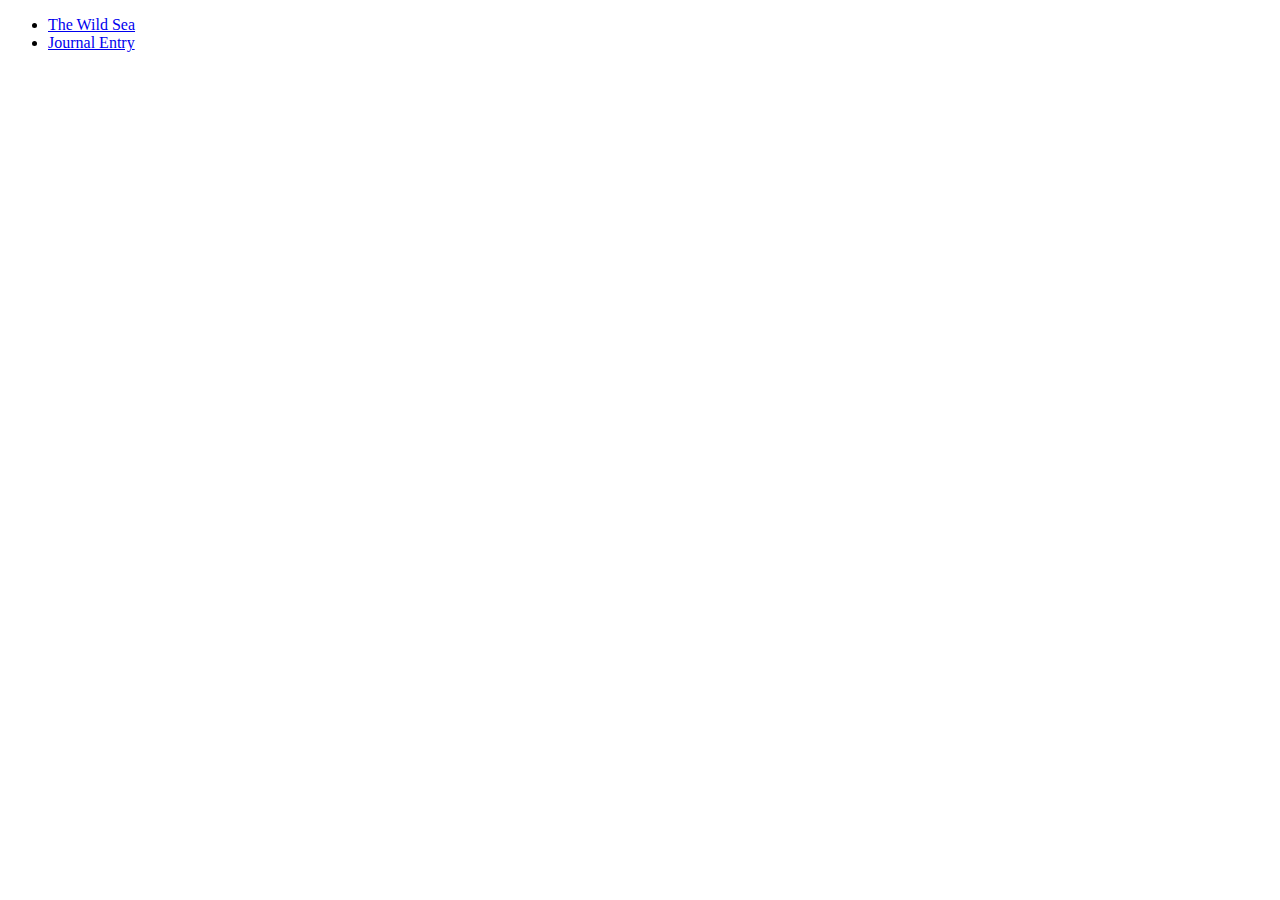
<file: index.html>
<!doctype html>
<html>
<head>
<meta charset="UTF-8">
<title>Russell Heimlich's Web Experiments</title>
</head>

<body>
<ul>
	<li><a href="wild-sea/">The Wild Sea</a></li>
	<li><a href="journal-entry/">Journal Entry</a></li>
</ul>
</body>
</html>
</file>
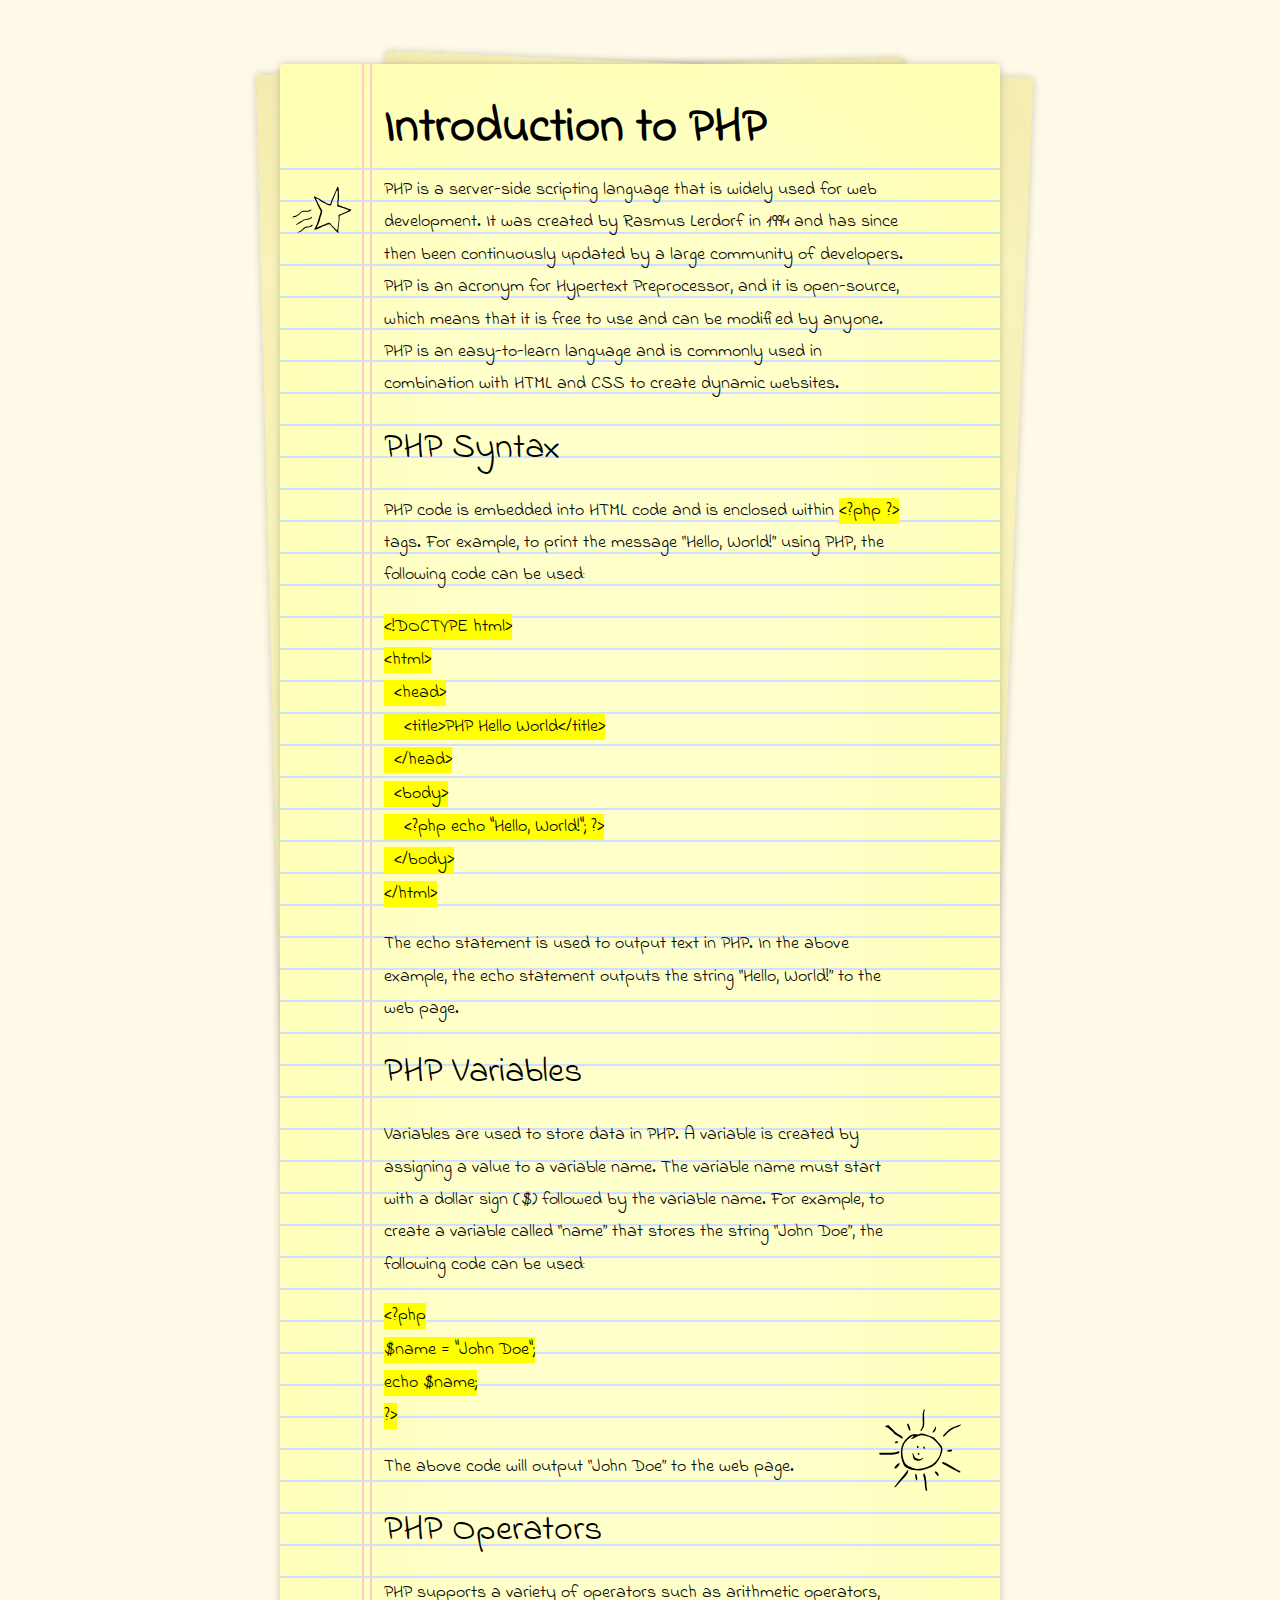
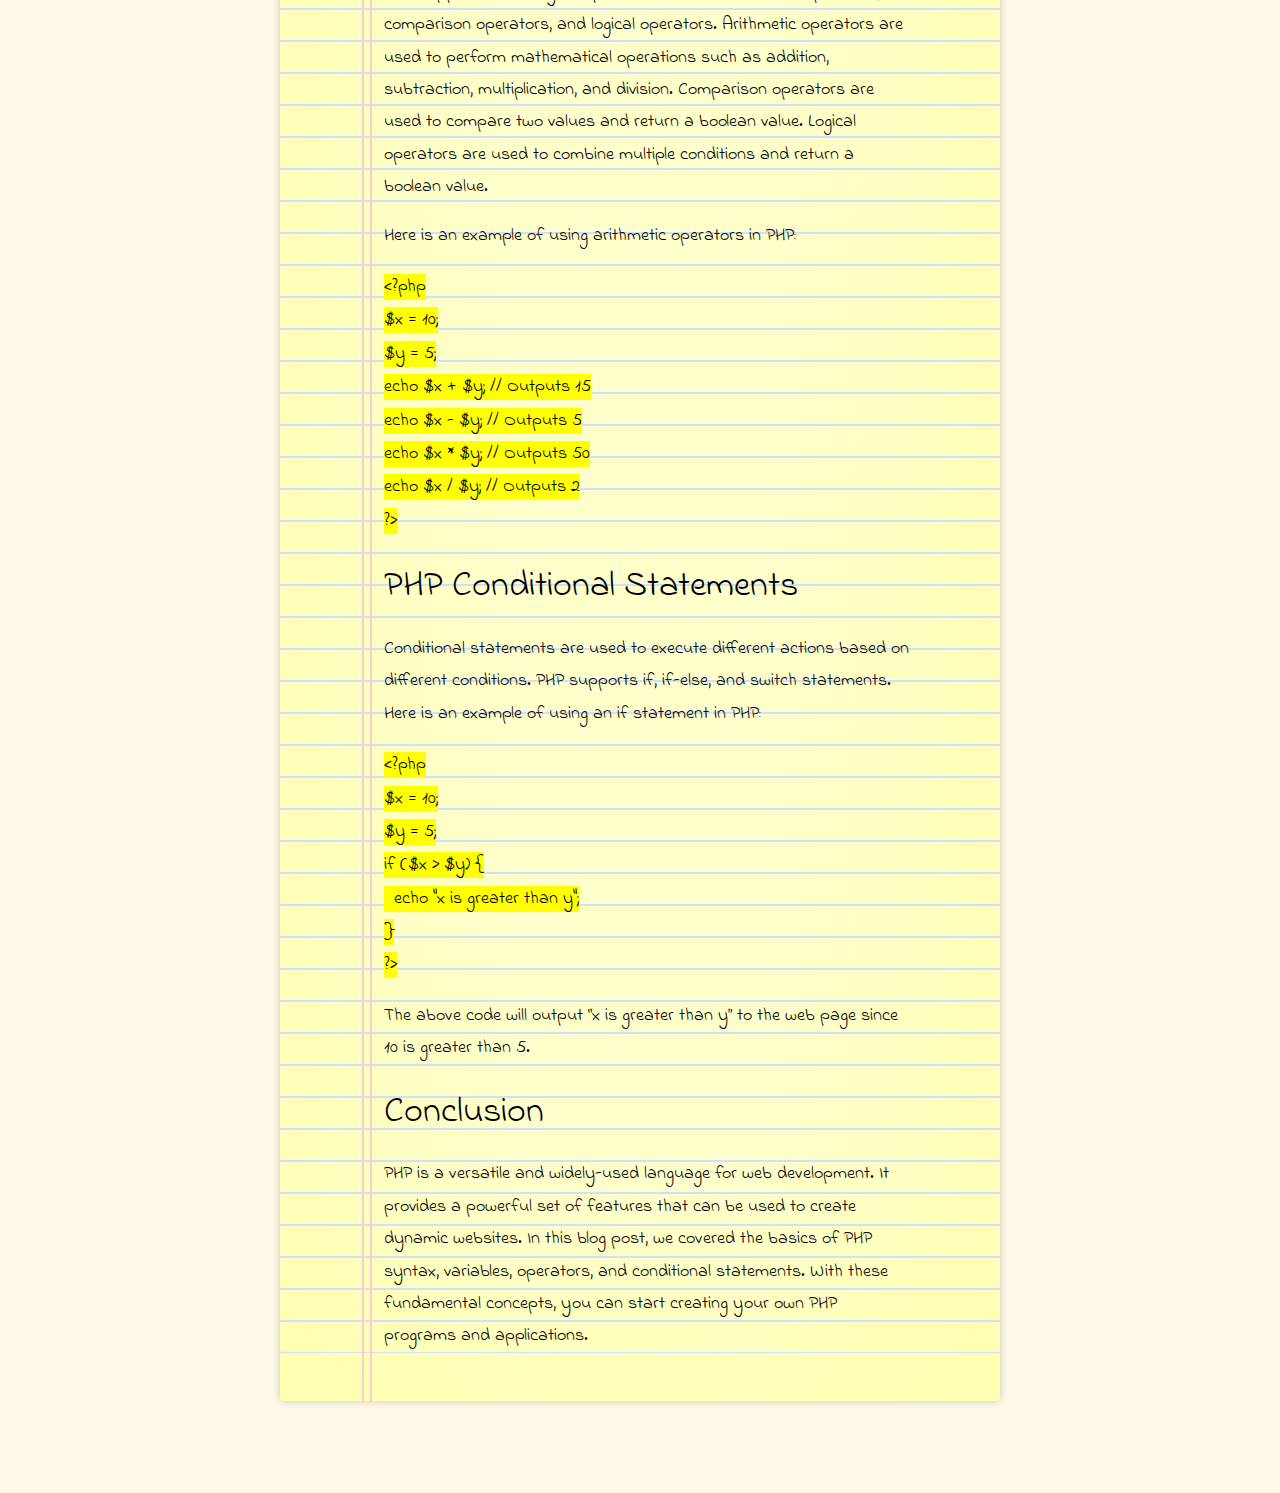
<file: journal-entry/index.html>
<!doctype html>
<html>
	<head>
		<meta charset="UTF-8">
		<title>Journal Entry</title>
		<link rel="preconnect" href="https://fonts.googleapis.com">
		<link rel="preconnect" href="https://fonts.gstatic.com" crossorigin>
		<link
			href="https://fonts.googleapis.com/css2?family=Indie+Flower&display=swap"
			rel="stylesheet">
		<link href='style.css'
			rel='stylesheet' type='text/css'>
	</head>

	<body>
		<article>
			<div class="extra-pages">&nbsp;</div>
			<header>
				<h1>Introduction to PHP</h1>
			</header>

			<section>
				<p>PHP is a server-side scripting language that is widely used for web
					development. It was created by Rasmus Lerdorf in 1994 and has since then
					been continuously updated by a large community of developers. PHP is an
					acronym for Hypertext Preprocessor, and it is open-source, which means that
					it is free to use and can be modified by anyone. PHP is an easy-to-learn
					language and is commonly used in combination with HTML and CSS to create
					dynamic websites.</p>

				<h2>PHP Syntax</h2>

				<p>PHP code is embedded into HTML code and is enclosed within <code>&lt;?php
						?&gt;</code> tags. For example, to print the message “Hello, World!” using
					PHP, the following code can be used:</p>

				<pre class="wp-block-code" aria-describedby="shcb-language-1"
					data-shcb-language-name="HTML, XML" data-shcb-language-slug="xml"><div><code class="hljs language-xml"><span class="hljs-meta">&lt;!DOCTYPE <span class="hljs-meta-keyword">html</span>&gt;</span>
<span class="hljs-tag">&lt;<span class="hljs-name">html</span>&gt;</span>
  <span class="hljs-tag">&lt;<span class="hljs-name">head</span>&gt;</span>
    <span class="hljs-tag">&lt;<span class="hljs-name">title</span>&gt;</span>PHP Hello World<span class="hljs-tag">&lt;/<span class="hljs-name">title</span>&gt;</span>
  <span class="hljs-tag">&lt;/<span class="hljs-name">head</span>&gt;</span>
  <span class="hljs-tag">&lt;<span class="hljs-name">body</span>&gt;</span>
    <span class="php"><span class="hljs-meta">&lt;?php</span> <span class="hljs-keyword">echo</span> <span class="hljs-string">"Hello, World!"</span>; <span class="hljs-meta">?&gt;</span></span>
  <span class="hljs-tag">&lt;/<span class="hljs-name">body</span>&gt;</span>
<span class="hljs-tag">&lt;/<span class="hljs-name">html</span>&gt;</span></code></div></pre>
				<p>The echo statement is used to output text in PHP. In the above example,
					the echo statement outputs the string “Hello, World!” to the web page.</p>
				<h2>PHP Variables</h2>

				<p>Variables are used to store data in PHP. A variable is created by
					assigning a value to a variable name. The variable name must start with a
					dollar sign ($) followed by the variable name. For example, to create a
					variable called “name” that stores the string “John Doe”, the following
					code
					can be used:</p>

				<pre class="wp-block-code" aria-describedby="shcb-language-2"
					data-shcb-language-name="PHP" data-shcb-language-slug="php"><div><code class="hljs language-php"><span class="hljs-meta">&lt;?php</span>
$name = <span class="hljs-string">"John Doe"</span>;
<span class="hljs-keyword">echo</span> $name;
<span class="hljs-meta">?&gt;</span></code></div></pre>

				<p>The above code will output “John Doe” to the web page.</p>

				<h2>PHP Operators</h2>

				<p>PHP supports a variety of operators such as arithmetic operators,
					comparison operators, and logical operators. Arithmetic operators are used
					to perform mathematical operations such as addition, subtraction,
					multiplication, and division. Comparison operators are used to compare two
					values and return a boolean value. Logical operators are used to combine
					multiple conditions and return a boolean value.</p>

				<p>Here is an example of using arithmetic operators in PHP:</p>

<pre class="wp-block-code" aria-describedby="shcb-language-2" data-shcb-language-name="PHP" data-shcb-language-slug="php"><div><code class="hljs language-php"><span class="hljs-meta">&lt;?php</span>
$x = <span class="hljs-number">10</span>;
$y = <span class="hljs-number">5</span>;
<span class="hljs-keyword">echo</span> $x + $y; <span class="hljs-comment">// Outputs 15</span>
<span class="hljs-keyword">echo</span> $x - $y; <span class="hljs-comment">// Outputs 5</span>
<span class="hljs-keyword">echo</span> $x * $y; <span class="hljs-comment">// Outputs 50</span>
<span class="hljs-keyword">echo</span> $x / $y; <span class="hljs-comment">// Outputs 2</span>
<span class="hljs-meta">?&gt;</span></code></div></pre>

				<h2>PHP Conditional Statements</h2>

				<p>Conditional statements are used to execute different actions based on
					different conditions. PHP supports if, if-else, and switch statements. Here
					is an example of using an if statement in PHP:</p>

				<pre class="wp-block-code" aria-describedby="shcb-language-2"
					data-shcb-language-name="PHP" data-shcb-language-slug="php"><div><code class="hljs language-php"><span class="hljs-meta">&lt;?php</span>
$x = <span class="hljs-number">10</span>;
$y = <span class="hljs-number">5</span>;
<span class="hljs-keyword">if</span> ($x &gt; $y) {
  <span class="hljs-keyword">echo</span> <span class="hljs-string">"x is greater than y"</span>;
}
<span class="hljs-meta">?&gt;</span></code></div></pre>

				<p>The above code will output “x is greater than y” to the web page since 10
					is greater than 5.</p>

				<h2>Conclusion</h2>

				<p>PHP is a versatile and widely-used language for web development. It
					provides a powerful set of features that can be used to create dynamic
					websites. In this blog post, we covered the basics of PHP syntax,
					variables,
					operators, and conditional statements. With these fundamental concepts, you
					can start creating your own PHP programs and applications.</p>
			</section>

			<div class="doodles">
<svg width="534" height="534" viewbox="0 0 534 534" fill="none" xmlns="http://www.w3.org/2000/svg"><path d="M329.301 365.767c-7.02-7.185-13.413-14.313-20.075-21.181-1.101-1.136-3.733-2.029-5.037-1.501-4.599 1.862-9.705.897-14.284 3.861-4.69 3.036-10.539 4.282-15.882 6.307-.694.263-1.435.428-2.09.764-9.602 4.918-19.09 10.074-28.834 14.689-4.166 1.972-8.826 2.964-13.337 4.102-1.275.322-2.817-.413-4.236-.663.39-1.574.41-3.378 1.227-4.685 7.565-12.106 13.61-24.873 17.602-38.61 3.756-12.926 7.693-25.799 11.486-38.715 1.314-4.476 2.162-9.106 3.731-13.483 1.109-3.093.439-5.418-1.223-7.951-1.864-2.84-3.563-5.806-5.118-8.828-4.217-8.198-9.104-16.165-12.279-24.758-4.35-11.772-9.526-23.021-16.054-33.693-.41-.67-1.056-1.333-1.124-2.044-.138-1.452-.282-3.074.257-4.335.211-.495 2.45-.656 3.419-.213 9.451 4.32 19.094 8.324 28.145 13.38 7.792 4.351 14.497 10.702 22.395 14.795 8.12 4.209 15.873 9.507 25.034 11.503 1.911.416 3.939.485 5.898.397.804-.036 2.047-.745 2.285-1.428 5.864-16.838 12.732-33.25 20.155-49.46 5.508-12.029 10.41-24.334 15.624-36.498.573-1.338 1.248-2.725 2.223-3.761.552-.587 2.46-.943 2.652-.658 1.667 2.471 4.239 5.051 4.376 7.71.698 13.573.447 27.191 1.926 40.734.96 8.797-1.236 17.305-2.319 25.92-.681 5.418-1.566 10.873-1.526 16.305.05 6.818 2.701 8.879 9.567 10.302 3.923.813 7.618 2.714 11.426 4.094 4.3 1.557 8.633 3.021 12.913 4.629 6.61 2.482 13.144 5.169 19.794 7.536 3.441 1.224 7.035 2.064 10.612 2.836 1.504.325 4.01-1.171 4.059 1.517.043 2.295-.63 4.952-1.908 6.816-1.069 1.558-3.399 2.372-5.305 3.205-2.954 1.291-6.239 1.943-9.004 3.528-8.592 4.928-17.498 8.981-26.969 11.975-5.022 1.589-9.64 4.415-14.554 6.403-3.479 1.407-4.633 4.333-4.56 7.373.21 8.639.42 17.163-1.162 25.797-1.791 9.78-2.341 19.784-3.535 29.678-.722 5.976-1.965 11.909-2.309 17.899-.13 2.264 1.776 4.589 2.43 6.975.375 1.363.097 2.904.113 4.365-1.148-.281-2.312-.514-3.44-.86-.815-.251-1.655-1.047-2.36-.918-2.784.509-2.906-.944-3.994-3.142-1.517-3.063-5.163-5.011-7.636-7.678-3.027-3.265-5.784-6.781-9.195-10.332Zm-78.407-31.357c-3.544 7.919-5.768 16.43-10.836 23.684-.699 1.001-.157 2.87-.19 4.338.994-.763 1.965-1.557 2.987-2.279 1.048-.738 2.067-1.601 3.234-2.072 6.467-2.608 13.048-4.941 19.451-7.693 9.507-4.085 18.832-8.6 28.376-12.592 3.079-1.288 6.591-1.577 9.928-2.198 3.638-.677 5.956.717 8.214 3.896 3.697 5.208 8.078 9.979 12.516 14.603 6.41 6.678 13.14 13.048 19.709 19.575 2.291 2.277 3.787 2.105 4.368-.968a434.389 434.389 0 0 0 3.535-21.672c1.455-10.642 3.071-21.287 3.862-31.987.499-6.737-.257-13.585-.693-20.368-.263-4.088 1.039-7.824 5.003-8.123 3.165-.239 5.083-2.275 7.697-2.843 6.938-1.506 12.571-5.935 19.379-7.982 7.475-2.247 14.295-6.685 21.367-10.235.57-.287.883-1.088 1.315-1.65l-1.517-.407c-1.516-.406-3.113-.629-4.538-1.247-14.021-6.084-28.134-11.879-43.185-15.003-3.596-.746-7.79-.74-10.587-2.69-3.831-2.672-.926-7.522-1.175-11.338-.542-8.333-.666-16.718 1.09-25.082 1.045-4.981.693-10.27.819-15.424.149-6.102.272-12.211.149-18.312-.089-4.351-.468-8.711-1.005-13.032-.162-1.307-1.282-2.495-1.964-3.738-.923 1.031-2.159 1.916-2.717 3.117-2.725 5.868-5.374 11.776-7.852 17.753-3.558 8.58-6.525 17.432-10.517 25.8-4.44 9.306-7.338 19.034-9.947 28.918-.417 1.58 2.049 5.383-2.748 3.885-2.31-.721-1.574 3.718-5.188 2.32-7.719-2.987-16.312-3.695-22.8-9.733-1.381-1.286-3.536-1.713-5.271-2.653-9.205-4.984-18.848-9.403-26.658-16.469-4.796-4.34-10.542-6.286-16.161-8.72-1.565-.678-3.438-.199-2.384 2.136 4.794 10.619 9.413 21.339 14.74 31.69 4.904 9.529 10.632 18.635 15.997 27.927 2.76 4.781 2.736 4.772.425 10.677a18.748 18.748 0 0 0-1.014 3.788c-.484 2.97-.306 6.171-1.368 8.901-3.553 9.131-7.03 18.204-8.686 27.969-.84 4.953-3.2 9.649-5.16 15.533ZM168.084 276.578c-8.854 1.385-14.584 6.47-19.1 13.275-.976 1.472-10.508 7.404-12.394 8.219-1.897.82-3.576 2.141-5.468 2.978-3.413 1.511-6.985 4.101-10.361 3.912-4.761-.266-6.754.922-7.256 5.459-.066.59-1.371 1.043-2.103 1.56-.003-.638.03-1.278-.016-1.913-.103-1.444-.583-2.957-.295-4.312.493-2.324.411-5.172 4.046-5.454 14.911-1.156 25.846-9.228 35.378-20.079 5.714-6.504 13.452-9.646 22.038-9.238 11.702.556 23.074.326 33.591-5.816 1.111-.649 3.049.118 4.603.227-.756 1.243-1.229 2.872-2.314 3.669-9.267 6.805-20.132 7.43-31.052 7.691-2.918.07-5.841-.019-9.297-.178ZM135.387 338.528c11.33-6.542 22.05-12.573 32.599-18.892 4.854-2.907 9.948-4.136 15.529-4.507 7.66-.511 15.347-1.431 21.843-6.157 2.395-1.742 4.523-3.848 6.857-5.681.519-.408 1.392-.364 2.102-.528-.119.709-.199 1.427-.361 2.126-1.759 7.604-8.189 10.266-14.376 12.141-6.656 2.018-13.786 2.457-20.696 3.664-1.913.334-4.089.485-5.61 1.512-6.559 4.426-14.241 6.917-19.988 12.922-2.708 2.828-7.829 3.197-11.511 5.289-2.989 1.698-6.95 2.362-8.372 6.376-.134.379-2.314.144-3.493-.078-.177-.033-.095-1.568-.092-2.408.011-3.257 2.726-4.074 5.569-5.779ZM171.553 366.615c-7.539 9.148-15.156 16.702-26.679 19.188-2.916.629-5.436 3.034-8.19 4.526-.549.297-1.336.156-2.013.217.203-.757.215-2.034.638-2.189 3.813-1.397 4.679-5.83 9.714-7.039 7.067-1.697 13.888-6.394 18.46-12.762 6.022-8.388 14.542-11.892 24.216-12.948 4.601-.502 9.109-.214 13.686-2.008 2.115-.83 3.658-.898 5.2-3.11 1.49-2.136 4.589-3.252 7.137-4.498 1.058-.518 2.519-.213 3.797-.282-.401 1.376-.433 3.048-1.262 4.082-6.404 7.994-15.648 10.094-25.052 10.739-6.919.475-13.147 2.121-19.652 6.084Z" fill="#000"/></svg>

<svg width="534" height="534" viewbox="0 0 534 534" fill="none" xmlns="http://www.w3.org/2000/svg"><path d="M268.685 352.007c-10.46 1.218-20.158-1.16-29.715-1.445-12.14-.361-21-6.467-30.421-11.515-9.357-5.013-12.186-15.518-15.504-25.108-5.104-14.754-6.43-29.597-5.201-45.334 2.036-26.089 15.596-44.21 34.88-60.095 9.084-7.483 17.933-8.843 28.89-6.762 5.005.951 10.854-.467 15.875-2.143 7.354-2.456 13.891-.942 20.709 1.534 9.736 3.536 19.665 6.549 29.376 10.15 3.552 1.318 7.39 3.032 9.937 5.68 9.587 9.964 19.044 20.099 27.853 30.745 5.422 6.551 5.85 15.482 4.514 23.127-1.633 9.348-5.737 18.365-9.532 27.2-2.364 5.501-6.179 10.373-9.261 15.576-9.242 15.603-23.98 23.956-40.302 29.821-10.192 3.664-20.395 7.721-32.098 8.569Zm16.061-145.345c-3.245-.368-6.487-.772-9.736-1.098-10.554-1.06-18.928 4.36-27.593 9.113-4.342 2.382-8.995 4.212-13.563 6.161-.876.374-2.013.137-3.03.182.254-.992.203-2.27.818-2.923 2.195-2.333 4.767-4.321 6.876-6.72.835-.95.832-2.635 1.21-3.985-1.255.176-2.811-.062-3.718.595-6.387 4.627-12.938 9.098-18.875 14.262-11.599 10.088-19.25 23.109-22.129 37.925-2.874 14.792-1.729 29.897 2.618 44.6 3.72 12.586 9.184 23.824 21.629 29.967 3.842 1.896 8.442 2.447 11.99 4.714 13.066 8.353 27.186 7.428 41.366 5.115 7.22-1.178 14.483-2.983 21.287-5.632 16.736-6.518 32.876-14.19 43.341-29.896 2.466-3.701 4.854-7.455 7.272-11.188 5.813-8.97 7.657-19.379 9.703-29.498.787-3.891.816-8.97-2.536-13.034-3.798-4.605-6.42-10.22-10.422-14.604-6.442-7.056-12.935-14.38-20.616-19.915-9.975-7.189-21.894-10.806-35.892-14.141ZM152.311 179.73c9.754 12.174 21.308 20.366 34.655 26.53 3.243 1.498 5.576 5.202 7.935 8.199.58.736.017 3.007-.763 3.974-.651.807-1.555 1.585-3.738.112-9.217-6.223-19.42-11.001-28.552-17.33-4.884-3.385-7.796-9.525-12.534-13.227-8.46-6.611-15.443-15.516-26.559-18.341-.537-.137-.931-.837-1.391-1.275.517-.362.99-.824 1.558-1.07a460.086 460.086 0 0 1 10.878-4.567c.343-.138 1.038.133 1.344.438 5.411 5.41 10.788 10.854 17.167 16.557ZM106.689 278.286c12.759.2 24.526-.021 36.289.111 11.606.13 22.92-.83 33.648-5.843 1.377-.644 3.597.512 5.427.835-1.08 2.388-1.545 6.132-3.339 6.944-12.063 5.457-25.188 6.413-38.15 6.848-12.434.418-24.97-1.398-37.351-.573-4.451.297-5.586-1.044-6.115-3.828-.604-3.179 1.655-4.518 4.844-4.314 1.236.079 2.5-.285 4.747-.18ZM415.182 352.347c-12.532-3.111-21.673-10.666-31.934-16.015a553.286 553.286 0 0 1-19.379-10.572c-1.606-.92-3.281-2.358-4.034-3.972-1.132-2.429 1.506-5.274 4.09-4.38 5.582 1.932 11.372 3.672 16.447 6.586 13.502 7.753 26.638 16.137 39.988 24.157 4.113 2.47 8.605 4.332 12.599 6.963 1.623 1.069 2.382 3.445 3.533 5.227-2.058.106-4.463.951-6.109.18-4.896-2.295-9.493-5.225-15.201-8.174ZM215.389 349.988c1.76 1.389 3.346 2.67 3.165 3.611-2.302 11.973-9.899 20.753-17.936 29.312-9.363 9.973-18.488 20.169-27.768 30.222a199.206 199.206 0 0 1-9.401 9.548c-.478.452-2.176.329-2.688-.168-.515-.501-.691-2.15-.258-2.685 1.798-2.223 4.351-3.937 5.781-6.34 7.356-12.366 17.493-22.545 26.264-33.79 5.46-6.999 11.519-13.532 16.952-20.55 2.133-2.755 3.292-6.262 5.889-9.16ZM413.306 174.509c-6.493 3.745-12.462 6.956-18.193 10.546-9.356 5.862-16.259 14.438-23.986 22.106-1.664 1.65-3.869 2.833-5.994 3.893-.601.299-2.497-.482-2.581-.974-.177-1.049.1-2.532.787-3.316 10.399-11.86 20.737-23.907 34.739-31.706 5.626-3.133 12.026-4.886 18.087-7.232 5.747-2.225 11.49-4.464 17.282-6.565 1.422-.516 3.03-.523 4.553-.763-.803 1.483-1.235 3.486-2.47 4.364-6.501 4.625-13.734 7.724-22.224 9.647ZM293.326 409.194c1.061 9.112 2.514 17.213 3.565 25.366.136 1.057-1.625 2.673-2.874 3.414-.414.245-2.675-1.285-2.903-2.275-1.486-6.481-3.444-12.999-3.749-19.575-.666-14.364-1.399-28.6-6.734-42.211-.64-1.633-.392-4.072.392-5.674.773-1.579 2.751-2.569 4.2-3.817.805 1.459 1.708 2.873 2.4 4.383 5.297 11.571 4.028 24.367 6.707 36.433.198.89-.471 1.971-1.004 3.956ZM277.756 117.453c1.862-6.944 3.386-12.914 5.121-18.822.297-1.012 1.492-1.76 2.272-2.631.54 1.25 1.793 2.7 1.506 3.717-2.335 8.288-3.457 16.484-2.588 25.252 1.064 10.73.562 21.612.807 32.427.258 11.425-5.13 20.559-11.924 29.039-.714.89-2.944.568-4.47.809.498-1.328.78-2.793 1.527-3.961 6.92-10.801 10.279-22.084 8.358-35.301-1.316-9.054.027-18.491.106-27.758.005-.59-.639-1.185-.715-2.771ZM181.322 325.958c-2.493 8.423-9.576 12.154-13.665 18.208-.638.945-4.222.289-6.241-.31-.633-.188-1.307-3.031-.764-3.952 5.037-8.543 12.213-14.957 20.77-19.884.055 1.648.111 3.296-.1 5.938ZM226.736 180.481c.01 2.515.286 4.035.562 5.556-1.265-.01-2.672.323-3.753-.127-1.079-.449-2.257-1.524-2.657-2.598-2.788-7.488-5.518-15.006-7.903-22.627-.364-1.162 1.148-2.91 1.793-4.387 1.22.851 2.761 1.461 3.608 2.591 4.589 6.123 6.813 13.284 8.35 21.592ZM254.774 391.952c-1.664.516-3.395 1.116-3.626.755-4.712-7.347-2.822-15.991-4.397-23.982-.114-.579 1.784-1.926 2.928-2.227.594-.156 2.086 1.062 2.315 1.894 1.33 4.848 2.642 9.726 3.475 14.675.464 2.759-.012 5.675-.695 8.885ZM328.145 358.87c5.734-4.558 9.137.328 12.218 2.868 2.44 2.012 3.107 6.325 4.204 9.731.396 1.231-.246 2.796-.415 4.209-1.538-.485-3.601-.503-4.522-1.536-4.095-4.601-7.864-9.492-11.485-15.272ZM318.825 192.885c3.052-7.595 9.753-12.816 10.572-21.201.055-.566 1.398-1.473 2.039-1.393.743.093 1.816.999 1.983 1.727 1.627 7.119-3.425 18.415-10.175 22.363-.881.515-2.681-.539-4.419-1.496ZM401.619 267.77c-2.521 7.066-8.559 4.701-12.756 6.213-2.416.871-5.767-.685-8.62-1.44-.287-.076-.165-3.182-.014-3.201 7.208-.934 13.711-8.187 21.39-1.572ZM166.446 230.378c1.934.284 2.914.136 3.806.353 2.113.513 4.185 1.199 6.273 1.815-1.596 1.879-3.033 3.939-4.865 5.553-.775.682-2.377.441-3.608.588-4.752.568-5.68-.47-4.474-5.358.286-1.156 1.231-2.149 2.868-2.951ZM393.412 169.183l-3.099 1.788-.057-3.327c1.262.392 2.524.783 3.156 1.539Z" fill="#000"/><path d="M255.5 311.732c-6.774-1.733-13.606-2.389-15.795-8.842-2.216-6.531-2.868-13.608-3.953-20.486-.142-.903 1.207-2.042 1.865-3.072.514.889 1.165 1.727 1.518 2.676 1.918 5.156 3.399 10.519 5.808 15.429.984 2.008 3.813 3.255 6.009 4.478 1.451.807 3.374.729 4.907 1.435 7.138 3.286 13.678 2.583 19.86-2.352 1.007-.803 2.658-.801 4.011-1.171-.472 1.542-.463 3.749-1.505 4.503-3.265 2.359-6.735 4.714-10.49 6.035-3.504 1.233-7.475 1.142-12.235 1.367ZM281.731 259.642c-.723-2.663-1.081-4.697-1.439-6.73 1.931.324 4.379.044 5.658 1.133 1.448 1.233 3.066 4.61 2.448 5.43-1.256 1.668-3.759 4.471-6.667.167ZM259.413 257.395c-3.234 1.962-4.37.489-5.102-1.605-1.057-3.024.01-5.299 3.017-6.308.617-.208 2.152.729 2.455 1.47.866 2.11 4.497 4.14-.37 6.443ZM264.055 285.798c-4.429 3.468-6.17.566-6.972-2.346-.261-.952 2.08-3.647 3.459-3.83 4.303-.571 4.449 2.637 3.513 6.176Z" fill="#000"/></svg>

			</div>
		</article>
	</body>
</html>
</file>
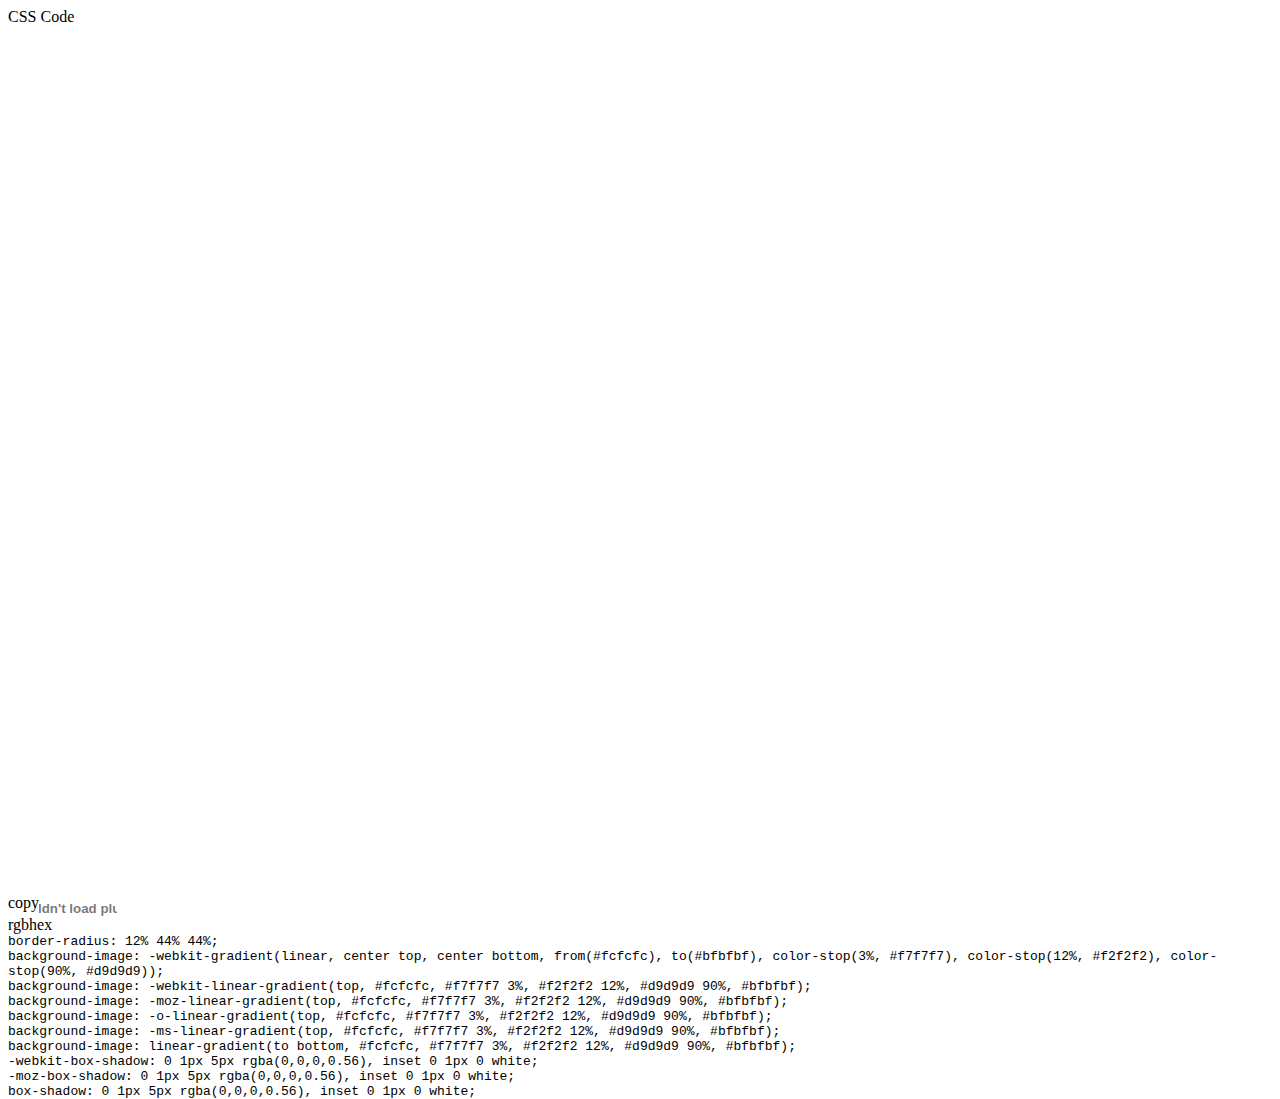
<file: milk-drop/index.html>
<html class=" js flexbox canvas canvastext webgl no-touch geolocation postmessage websqldatabase indexeddb hashchange history draganddrop websockets rgba hsla multiplebgs backgroundsize borderimage borderradius boxshadow textshadow opacity cssanimations csscolumns cssgradients cssreflections csstransforms csstransforms3d csstransitions fontface video audio localstorage sessionstorage webworkers applicationcache svg inlinesvg smil svgclippaths no-oldwebkitgradient no-nonprefixboxshadow nativejson"><head>
	<base href="http://layerstyles.org/">
    <meta http-equiv="Content-Type" content="text/html; charset=utf-8">
    <title>Layer Styles</title>
    <link rel="icon" type="image/png" href="favicon.png">
    <link rel="stylesheet" href="css/style.css" type="text/css">
</head>
<body>
    <div id="main" class="box vertical flex">
        <span id="codeBoxToggle">CSS Code</span>
        <div id="workspace" class="box vertical flex">
            <div id="overlay"></div>
            <canvas id="innerShadow_universe" height="434" width="1440"></canvas>
            <canvas id="parallel_universe" height="434" width="1440"></canvas>
            <div id="background_layer" class="flex"></div>
            <div id="layer" style="-webkit-box-shadow: rgba(0, 0, 0, 0.560784) 0px 1px 5px, white 0px 1px 0px inset; border-top-left-radius: 12%; border-top-right-radius: 44%; border-bottom-right-radius: 44%; border-bottom-left-radius: 44%; background: -webkit-linear-gradient(top, rgb(252, 252, 252), rgb(247, 247, 247) 3%, rgb(242, 242, 242) 12%, rgb(217, 217, 217) 90%, rgb(191, 191, 191));"><div id="resize" class="resize"></div></div>
        </div> <!-- /workspace -->
        <div id="codeBox" class="paper" style="height: 0px;">
            <div class="dragger y"><div class="dragBox"></div></div>
            <div class="body">
                <div class="scroll paper">
                    <div id="copyCode">copy<embed id="ZeroClipboardMovie_1" src="http://layerstyles.org/js/zeroclipboard/ZeroClipboard.swf" loop="false" menu="false" quality="best" bgcolor="#ffffff" width="78" height="15" name="ZeroClipboardMovie_1" align="middle" allowscriptaccess="always" allowfullscreen="false" type="application/x-shockwave-flash" pluginspage="http://www.macromedia.com/go/getflashplayer" flashvars="id=1&amp;width=78&amp;height=15" wmode="transparent"></div>
                    <div id="colorSwitch" class="toggle">
                        <div class="slidePanel" style="left: -39px;">
                            <span class="left">rgb</span><span class="button"></span><span class="right">hex</span>
                        </div>
                    </div>
                    <code>border-radius: 12% 44% 44%;<br>background-image: -webkit-gradient(linear, center top, center bottom, from(#fcfcfc), to(#bfbfbf), color-stop(3%, #f7f7f7), color-stop(12%, #f2f2f2), color-stop(90%, #d9d9d9));<br>background-image: -webkit-linear-gradient(top, #fcfcfc, #f7f7f7 3%, #f2f2f2 12%, #d9d9d9 90%, #bfbfbf);<br>background-image: -moz-linear-gradient(top, #fcfcfc, #f7f7f7 3%, #f2f2f2 12%, #d9d9d9 90%, #bfbfbf);<br>background-image: -o-linear-gradient(top, #fcfcfc, #f7f7f7 3%, #f2f2f2 12%, #d9d9d9 90%, #bfbfbf);<br>background-image: -ms-linear-gradient(top, #fcfcfc, #f7f7f7 3%, #f2f2f2 12%, #d9d9d9 90%, #bfbfbf);<br>background-image: linear-gradient(to bottom, #fcfcfc, #f7f7f7 3%, #f2f2f2 12%, #d9d9d9 90%, #bfbfbf);<br>-webkit-box-shadow: 0 1px 5px rgba(0,0,0,0.56), inset 0 1px 0 white;<br>-moz-box-shadow: 0 1px 5px rgba(0,0,0,0.56), inset 0 1px 0 white;<br>box-shadow: 0 1px 5px rgba(0,0,0,0.56), inset 0 1px 0 white;<br></code>
                </div>
            </div>
        </div> <!-- /codeBox -->
    </div> <!-- /main -->
    <div id="layerstyle" style="overflow: visible; top: 106px; left: 870px; display: none;" class="">
		<div id="headerBg"></div>
		<div id="dialog" class="window" style="visibility: visible; opacity: 1; margin-left: 0px;">
			<div class="head moveable">
				<h2>Layer Style</h2>
			</div>
			<div class="body">
	       		<div class="main">
	                <div id="nav">
	                    <ul>
	                        <li>Styles</li>
	                        <li class="nav-dropShadow"><input type="checkbox" checked="checked">Drop Shadow</li>
	                        <li class="nav-innerShadow"><input type="checkbox">Inner Shadow</li>
	                        <li class="nav-background"><input type="checkbox" checked="checked">Background</li>
	                        <li class="nav-border active"><input type="checkbox" checked="checked">Border</li>
	                        <li class="nav-borderRadius"><input type="checkbox">Border Radius</li>
	                    </ul>
	                </div>
	                <div class="styles">
	                    <div id="holder" class="holder">
	                        <div>
	                            <h3>Styles</h3>
								<div id="stylePresets" class="border_box">
									
								<div class="swatch active" title="Default Style" data-pos="0"><div style="border: 1px solid black; -webkit-box-shadow: rgba(0, 0, 0, 0.74902) 0px 1px 5px; border-top-left-radius: 0px; border-top-right-radius: 0px; border-bottom-right-radius: 0px; border-bottom-left-radius: 0px; background: -webkit-linear-gradient(top, rgb(252, 252, 252), rgb(247, 247, 247) 3%, rgb(242, 242, 242) 12%, rgb(217, 217, 217) 90%, rgb(191, 191, 191));"></div></div><div class="swatch" title="Inset Box" data-pos="1"><div style="border: 1px solid black; -webkit-box-shadow: white 0px 1px 0px, rgba(0, 0, 0, 0.4) 0px 1px 7px inset; border-top-left-radius: 0px; border-top-right-radius: 0px; border-bottom-right-radius: 0px; border-bottom-left-radius: 0px; background: -webkit-linear-gradient(top, rgb(191, 191, 191), rgb(217, 217, 217) 10%, rgb(242, 242, 242) 88%, rgb(247, 247, 247) 97%, rgb(252, 252, 252));"></div></div><div class="swatch" title="Vista Inset Box" data-pos="2"><div style="-webkit-box-shadow: rgba(255, 255, 255, 0.498039) 0px 1px 0px, rgba(0, 0, 0, 0.4) 0px 1px 7px inset; border-top-left-radius: 10px; border-top-right-radius: 10px; border-bottom-right-radius: 10px; border-bottom-left-radius: 10px; background: -webkit-linear-gradient(top, rgb(116, 116, 116), rgb(109, 109, 109) 50%, rgb(126, 126, 126) 50%, rgb(133, 133, 133));"></div></div><div class="swatch" title="Hello Red" data-pos="3"><div style="border: 1px solid rgb(168, 0, 2); -webkit-box-shadow: rgba(255, 255, 255, 0.137255) 0px 1px 0px, rgba(255, 255, 255, 0.207843) 0px 1px 0px inset; border-top-left-radius: 5px; border-top-right-radius: 5px; border-bottom-right-radius: 5px; border-bottom-left-radius: 5px; background: -webkit-linear-gradient(top, rgb(213, 87, 91), rgb(196, 48, 51));"></div></div><div class="swatch" title="Orange Box" data-pos="4"><div style="border: 1px solid rgb(153, 102, 52); -webkit-box-shadow: rgb(249, 169, 88) 0px 0px 0px 1px inset; border-top-left-radius: 2px; border-top-right-radius: 2px; border-bottom-right-radius: 2px; border-bottom-left-radius: 2px; background: -webkit-linear-gradient(top, rgb(255, 225, 173), rgb(253, 197, 101) 5%, rgb(250, 169, 28) 12%, rgb(234, 133, 16) 92%, rgb(217, 97, 4));"></div></div><div class="swatch" title="Apple Promo Box" data-pos="5"><div style="-webkit-box-shadow: rgba(0, 0, 0, 0.4) 0px 1px 3px, white 0px 0px 0px 3px inset; border-top-left-radius: 5px; border-top-right-radius: 5px; border-bottom-right-radius: 5px; border-bottom-left-radius: 5px; background: -webkit-linear-gradient(top, rgb(250, 250, 250), rgb(238, 238, 238));"></div></div><div class="swatch" title="iPhone Copy Button" data-pos="6"><div style="border: 1px solid rgb(50, 50, 50); -webkit-box-shadow: rgba(0, 0, 0, 0.54902) 0px 3px 4px, rgba(255, 255, 255, 0.498039) 0px 1px 0px inset; border-top-left-radius: 5px; border-top-right-radius: 5px; border-bottom-right-radius: 5px; border-bottom-left-radius: 5px; background: -webkit-linear-gradient(top, rgb(112, 134, 255), rgb(79, 105, 255) 37%, rgb(53, 83, 255) 41%, rgb(49, 79, 254));"></div></div><div class="swatch" title="Please don't sue me" data-pos="7"><div style="border: 1px solid black; -webkit-box-shadow: rgba(0, 0, 0, 0.74902) 0px 0px 5px, rgba(255, 255, 255, 0.54902) 0px 1px 0px inset; border-top-left-radius: 0px; border-top-right-radius: 0px; border-bottom-right-radius: 0px; border-bottom-left-radius: 0px; background: -webkit-linear-gradient(top, rgb(22, 127, 232), rgb(0, 60, 123));"></div></div></div>
	                        </div>
	                        <div id="dropShadow" class="">
	                            <h3>Drop Shadow</h3>
	                            <label>Color:</label>
	                            <div>
	                                <div class="color_field" style="background: rgb(0, 0, 0);"></div>
	                            </div>
	                            <label for="ds-opacity">Opacity:</label>
	                            <div>
	                                <div class="slider"><div class="bar"></div><div class="arrow" style="left: 55.828125px;"><div class="spike"></div><div class="rear"></div></div></div>
	                                <input class="opacity" id="ds-opacity" type="text" data-min="0" data-max="100" data-restrict="digits" value="75">
	                                %
	                            </div>
	                            <label class="angle_holder" for="ds-angle">Angle:</label>
	                            <div>
	                                <div class="pot"><div class="pointer" style="-webkit-transform: rotate(-90deg);"><div class="dot"></div><div class="line"></div></div></div>
	                                <div class="angle_holder">
	                                    <input class="angle" id="ds-angle" type="text" data-min="0" data-max="360" data-restrict="digits" value="90">
	                                    °
	                                    <input type="checkbox" class="globalLight" id="ds-globalLight"><label for="ds-globalLight">Use Global Light</label>
	                                </div>
	                            </div>
	                            <label for="ds-distance">Distance:</label>
	                            <div>
	                                <div class="slider" data-easing="true"><div class="bar"></div><div class="arrow" style="left: 10px;"><div class="spike"></div><div class="rear"></div></div></div>
	                                <input class="distance" id="ds-distance" type="text" data-min="0" data-max="100" value="1">
	                                px
	                            </div>
	                            <label for="ds-blur">Blur:</label>
	                            <div>
	                                <div class="slider" data-easing="true"><div class="bar"></div><div class="arrow" style="left: 22px;"><div class="spike"></div><div class="rear"></div></div></div>
	                                <input class="blur" id="ds-blur" type="text" data-min="0" data-max="100" value="5">
	                                px
	                            </div>
	                            <label for="ds-size">Size:</label>
	                            <div>
	                                <div class="slider" data-easing="true"><div class="bar"></div><div class="arrow" style="left: 0px;"><div class="spike"></div><div class="rear"></div></div></div>
	                                <input class="size" id="ds-size" type="text" data-min="0" data-max="255" value="0">
	                                px
	                            </div>
	                            <div class="clear"></div>
	                        </div>
							<div id="innerShadow" class="">
	                            <h3>Inner Shadow</h3>
	                            <label>Color:</label>
	                            <div>
	                                <div class="color_field" style="background: rgb(255, 255, 255);"></div>
	                            </div>
	                            <label for="is-opacity">Opacity:</label>
	                            <div>
	                                <div class="slider"><div class="bar"></div><div class="arrow" style="left: 100px;"><div class="spike"></div><div class="rear"></div></div></div>
	                                <input class="opacity" id="is-opacity" type="text" data-min="0" data-max="100" data-restrict="digits" value="90">
	                                %
	                            </div>
	                            <label class="angle_holder" for="is-angle">Angle:</label>
	                            <div>
	                                <div class="pot"><div class="pointer" style="-webkit-transform: rotate(-90deg);"><div class="dot"></div><div class="line"></div></div></div>
	                                <div class="angle_holder">
	                                    <input class="angle" id="is-angle" type="text" data-min="0" data-max="360" data-restrict="digits" value="90">
	                                    °
	                                    <input type="checkbox" class="globalLight" id="is-globalLight"><label for="is-globalLight">Use Global Light</label>
	                                </div>
	                            </div>
	                            <label for="is-distance">Distance:</label>
	                            <div>
	                                <div class="slider" data-easing="true"><div class="bar"></div><div class="arrow" style="left: 10px;"><div class="spike"></div><div class="rear"></div></div></div>
	                                <input class="distance" id="is-distance" type="text" data-min="0" data-max="100" value="1">
	                                px
	                            </div>
	                            <label for="is-blur">Blur:</label>
	                            <div>
	                                <div class="slider" data-easing="true"><div class="bar"></div><div class="arrow" style="left: 0px;"><div class="spike"></div><div class="rear"></div></div></div>
	                                <input class="blur" id="is-blur" type="text" data-min="0" data-max="100" value="0">
	                                px
	                            </div>
	                            <label for="is-size">Size:</label>
	                            <div>
	                                <div class="slider" data-easing="true"><div class="bar"></div><div class="arrow" style="left: 0px;"><div class="spike"></div><div class="rear"></div></div></div>
	                                <input class="size" id="is-size" type="text" data-min="0" data-max="255" value="0">
	                                px
	                            </div>
	                            <div class="clear"></div>
	                        </div>
	                        <div id="background" class="">
	                            <h3>Background</h3>
								<label for="bg-opacity">Opacity:</label>
	                            <div>
	                                <div class="slider"><div class="bar"></div><div class="arrow" style="left: 100px;"><div class="spike"></div><div class="rear"></div></div></div>
	                                <input class="opacity" id="bg-opacity" type="text" data-min="0" data-max="100" value="100">
	                                %
	                            </div>
								<label>Gradient</label>
								<div>
									<div class="gradientField" style="background: -webkit-linear-gradient(left, rgb(252, 252, 252), rgb(247, 247, 247) 3%, rgb(242, 242, 242) 12%, rgb(217, 217, 217) 90%, rgb(191, 191, 191));"></div>
									<input type="checkbox" class="reverse" id="bg-reverse"><label for="bg-reverse">Reverse</label>
								</div>
								<label>Style</label>
								<div>
									<select id="background_style">
										<option value="linear">Linear</option>
										<option value="reflected">Reflected</option>
										<option value="contain">Radial - contain</option>
										<option value="cover">Radial - cover</option>
									</select>
								</div>
	                            <label class="angle_holder" for="bg-angle">Angle:</label>
	                            <div>
	                                <div class="pot"><div class="pointer" style="-webkit-transform: rotate(-90deg);"><div class="dot"></div><div class="line"></div></div></div>
	                                <div class="angle_holder">
	                                    <input class="angle" id="bg-angle" type="text" data-min="0" data-max="360" value="90">
	                                    °
	                                    <input type="checkbox" class="globalLight" id="bg-globalLight"><label for="bg-globalLight">Use Global Light</label>
	                                </div>
	                            </div>
		                       	<div class="clear"></div>
	                        </div>
							<div id="border" class="active inactive">
	                            <h3>Border</h3>
								<label>Color:</label>
	                            <div>
	                                <div class="color_field" style="background: rgb(0, 0, 0);"></div>
	                            </div>
	                            <label for="bd-opacity">Opacity:</label>
	                            <div>
	                                <div class="slider"><div class="bar"></div><div class="arrow" style="left: 100px;"><div class="spike"></div><div class="rear"></div></div></div>
	                                <input class="opacity" id="bd-opacity" type="text" data-min="0" data-max="100" value="100" disabled="">
	                                %
	                            </div>
	                            <label for="bd-size">Size:</label>
	                            <div>
	                                <div class="slider"><div class="bar"></div><div class="arrow" style="left: 10px;"><div class="spike"></div><div class="rear"></div></div></div>
	                                <input class="size" id="bd-size" type="text" data-min="0" data-max="10" value="1" disabled="">
	                                px
	                            </div>
	                            <label>Style:</label>
	                            <div id="border_styles" class="previews">
									<div id="border_style_solid" title="solid" data-style="solid" class="active"></div>
									<div id="border_style_dashed" title="dashed" data-style="dashed"></div>
									<div id="border_style_dotted" title="dotted" data-style="dotted"></div>
									<div id="border_style_double" title="double" data-style="double"></div>
	                            </div>
	                            <div class="clear"></div>
	                        </div><!-- /border -->
							<div id="borderRadius" class="">
	                            <h3>Border Radius</h3>
								<label for="br-radius">Radius:</label>
								<div>
									<div class="slider" data-easing="true"><div class="bar"></div><div class="arrow" style="left: 93.828125px;"><div class="spike"></div><div class="rear"></div></div></div>
									<input class="radius" id="br-radius" type="text" data-min="0" data-max="200" value="0">
	                                <span class="options" id="border_radius_unit"><span id="border_radius_pixel" data-unit="px" class="">px</span><span id="border_radius_percent" data-unit="%" class="active">%</span></span>
								</div>
								<label>Corners:</label>
								<div id="border_radius_preview">
									<div id="topLeft" class=""></div>
									<div id="topRight" class="active"></div>
									<div id="bottomRight" class="active"></div>
									<div id="bottomLeft" class="active"></div>
								</div>
								<div class="clear"></div>
							</div>
	                    </div>
	                </div>
	                <div class="clear"></div>
	            </div>
	            <div class="controls">
	                <button id="ok">OK</button>
	                <button id="cancel">Cancel</button>
	                <button id="new_style">New Style...</button>
	            </div>
			</div>
        </div>
		<div id="gradient_editor" class="window">
			<div class="head moveable">
				<h2>Gradient Editor</h2>
			</div>
			<div class="body">
	           <div class="static_right">
	                <div class="main">
	                    <div class="holder">
	                        <h3>Presets</h3>
	                        <div id="gradient_presets_holder" class="border_box">
	                            <div id="gradient_presets">
	                            <div class="swatch" title="Black and White" style="background: -webkit-linear-gradient(right bottom, white, black);"></div><div class="swatch" title="Plain Gray" style="background: -webkit-linear-gradient(right bottom, rgb(252, 252, 252), rgb(247, 247, 247) 3%, rgb(242, 242, 242) 12%, rgb(217, 217, 217) 90%, rgb(191, 191, 191));"></div><div class="swatch" title="Be Water" style="background: -webkit-linear-gradient(right bottom, rgb(209, 237, 233), rgb(193, 233, 227) 3%, rgb(177, 228, 220) 12%, rgb(89, 210, 191) 90%, rgb(0, 191, 162));"></div><div class="swatch" title="Rainbow" style="background: -webkit-linear-gradient(right bottom, rgb(255, 0, 0), rgb(255, 0, 255) 15%, rgb(0, 0, 255) 33%, rgb(0, 255, 255) 49%, rgb(0, 255, 0) 67%, rgb(255, 255, 0) 84%, rgb(255, 0, 0));"></div><div class="swatch" title="Teal, Magenta, Yellow" style="background: -webkit-linear-gradient(right bottom, rgb(255, 185, 13), rgb(204, 0, 69) 50%, rgb(0, 153, 128));"></div><div class="swatch" title="Peach" style="background: -webkit-linear-gradient(right bottom, rgb(242, 171, 43), rgb(225, 123, 25));"></div><div class="swatch" title="Yellow, Orange" style="background: -webkit-linear-gradient(right bottom, rgb(255, 238, 88), rgb(252, 199, 54) 28%, rgb(241, 141, 70) 67%, rgb(233, 93, 59) 89%, rgb(228, 42, 50));"></div><div class="swatch" title="PS i love you" style="background: -webkit-linear-gradient(right bottom, rgb(22, 127, 232), rgb(0, 60, 123));"></div><div class="swatch" title="Vista" style="background: -webkit-linear-gradient(right bottom, rgb(116, 116, 116), rgb(109, 109, 109) 50%, rgb(126, 126, 126) 50%, rgb(133, 133, 133));"></div></div>
	                        </div>
	                    </div>
	                </div>
	                <div class="controls sidebar">
	                    <button id="gradient_ok">OK</button>
	                    <button id="gradient_cancel">Cancel</button>
	                </div>
	                <div class="clear"></div>
	            </div>
	            <div class="static_right">
	                <div class="main">
	                    <div class="static_left">
	                        <span>Name:</span><input id="gradient_name" type="text">
	                    </div>
	                </div>
	                <div class="controls sidebar">
	                    <button id="gradient_new">New</button>
	                </div>
	                <div class="clear"></div>
	            </div>
	            <div class="holder">
	                <h3>Gradient</h3>
	                <div id="gradient_holder">
	                    <div class="frame">
	                        <div id="gradient" style="background: -webkit-linear-gradient(left, white, black);">
	                        <div><div class="picker bottom" data-color="[255,255,255]" data-percentage="0" style="left: 0%;"><div class="arrow"></div><div class="box"><div class="color_field" style="background: white;"></div></div></div><span class="middlepoint bottom" data-percentage="50" style="left: 50%;"><span></span></span><div class="picker bottom" data-color="[0,0,0]" data-percentage="100" style="left: 100%;"><div class="arrow"></div><div class="box"><div class="color_field" style="background: black;"></div></div></div></div></div>
	                    </div>
	                </div>
	                <div id="stops" class="holder">
	                    <h3>Stops</h3>
	                    <div id="color_stops">
	                        <div class="disabled">
	                            <span>Color:</span><div id="stop_color" class="color_field" style="background-color: transparent;"></div>
	                        </div>
	                        <div class="disabled">
	                            <label for="stop_location">Location:</label>
									<input type="text" id="stop_location" data-min="0" data-max="100" data-restrict="digits" disabled="">%
	                        </div>
	                        <button id="remove_stop" disabled="">Delete</button>
	                    </div>
	                </div>
	            </div>
	        </div>
		</div>
		<div id="colorpicker" class="window">
			<div class="head moveable">
				<h2>Colorpicker</h2>
			</div>
			<div class="body">
            	<div class="main">
	                <div id="color_field" class="border_box">
	                    <canvas id="field" width="256" height="256"></canvas>
	                    <canvas id="circle" class="colorcircle" width="256" height="256"></canvas>
	                </div> 
	                <div id="color_slider">
	                    <canvas class="border_box" width="19" height="256"></canvas>
	                    <div style="top: 256px;">
	                        <div class="arrow left"><div class="spike"></div><div class="rear"></div></div>
	                        <div class="arrow right"><div class="spike"></div><div class="rear"></div></div>
	                    </div>
	                </div>
	                <div class="color_preview lightbox">
	                    <label>new</label>
	                    <div id="new_color" style="background: rgb(0, 0, 0);"></div>
	                    <label>current</label>
	                    <div id="current_color"></div>
	                </div>
	                <div class="color_inputs">
	                    <ul>
	                        <li>
								<input type="radio" id="hsb_h-radio" name="color" value="hsb_h">
								<label for="hsb_h-radio">H:</label>
								<input id="hsb_h" type="text" data-min="0" data-max="360" data-restrict="digits" value="0">
								°
							</li>
	                        <li>
								<input type="radio" id="hsb_s-radio" name="color" value="hsb_s">
								<label for="hsb_s-radio">S:</label>
								<input id="hsb_s" type="text" data-min="0" data-max="100" data-restrict="digits" value="0">
								%
							</li>
	                        <li>
								<input type="radio" id="hsb_b-radio" name="color" value="hsb_b" checked="checked">
								<label for="hsb_b-radio">B:</label>
								<input id="hsb_b" type="text" data-min="0" data-max="100" data-restrict="digits" value="0">
								%
							</li>
	                    </ul>
	                    <ul>
	                        <li>
								<input type="radio" id="rgb_r-radio" name="color" value="rgb_r">
								<label for="rgb_r-radio">R:</label>
								<input id="rgb_r" type="text" data-min="0" data-max="255" data-restrict="digits" value="0">
							</li>
	                        <li>
								<input type="radio" id="rgb_g-radio" name="color" value="rgb_g">
								<label for="rgb_g-radio">G:</label>
								<input id="rgb_g" type="text" data-min="0" data-max="255" data-restrict="digits" value="0">
							</li>
	                        <li>
								<input type="radio" id="rgb_b-radio" name="color" value="rgb_b">
								<label for="rgb_b-radio">B:</label>
								<input id="rgb_b" type="text" data-min="0" data-max="255" data-restrict="digits" value="0">
							</li>
	                    </ul>
	                    <div id="hex_holder">
							<label for="hex">#</label>
							<input type="text" id="hex" size="10" maxlength="6" data-restrict="hexcode">
						</div>
	                </div>
	            </div>
	            <div class="controls">
	                <button id="color_ok">OK</button>
	                <button id="color_cancel">Cancel</button>
	                <button id="color_add">Add to Swatches</button>
	                <div id="swatches_holder">
	                    <div id="swatches" class="paint_bucket">
	                    <div><span class="swatch" title="White" data-hex="ffffff" style="background: rgb(255, 255, 255);"></span><span class="swatch" title="10% Gray" data-hex="e5e5e5" style="background: rgb(229, 229, 229);"></span><span class="swatch" title="20% Gray" data-hex="cccccc" style="background: rgb(204, 204, 204);"></span><span class="swatch" title="30% Gray" data-hex="b3b3b3" style="background: rgb(179, 179, 179);"></span><span class="swatch" title="40% Gray" data-hex="999999" style="background: rgb(153, 153, 153);"></span><span class="swatch" title="50% Gray" data-hex="808080" style="background: rgb(128, 128, 128);"></span><span class="swatch" title="60% Gray" data-hex="666666" style="background: rgb(102, 102, 102);"></span><span class="swatch" title="70% Gray" data-hex="4d4d4d" style="background: rgb(77, 77, 77);"></span><span class="swatch" title="80% Gray" data-hex="333333" style="background: rgb(51, 51, 51);"></span><span class="swatch" title="90% Gray" data-hex="1a1a1a" style="background: rgb(26, 26, 26);"></span><span class="swatch" title="Black" data-hex="000000" style="background: rgb(0, 0, 0);"></span></div></div>
	                </div>
	            </div>
	        </div>
		</div><!-- /ColorPicker -->
        <div id="gradient_editor" class="window">
            <div class="head moveable">
                <h2>Gradient Editor</h2>
            </div>
            <div class="body">
               <div class="static_right">
                    <div class="main">
                        <div class="holder">
                            <h3>Presets</h3>
                            <div id="gradient_presets_holder" class="border_box">
                                <div id="gradient_presets">
                                </div>
                            </div>
                        </div>
                    </div>
                    <div class="controls sidebar">
                        <button id="gradient_ok">OK</button>
                        <button id="gradient_cancel">Cancel</button>
                    </div>
                    <div class="clear"></div>
                </div>
                <div class="static_right">
                    <div class="main">
                        <div class="static_left">
                            <span>Name:</span><input id="gradient_name" type="text">
                        </div>
                    </div>
                    <div class="controls sidebar">
                        <button id="gradient_new">New</button>
                    </div>
                    <div class="clear"></div>
                </div>
                <div class="holder">
                    <h3>Gradient</h3>
                    <div id="gradient_holder">
                        <div class="frame">
                            <div id="gradient">
                            </div>
                        </div>
                    </div>
                    <div id="stops" class="holder">
                        <h3>Stops</h3>
                        <div id="color_stops">
                            <div class="disabled">
                                <span>Color:</span><div id="stop_color" class="color_field"></div>
                            </div>
                            <div class="disabled">
                                <span>Location:</span>
                                    <input type="text" id="stop_location" data-min="0" data-max="100" data-restrict="digits" disabled="disabled">%
                            </div>
                            <button id="remove_stop" disabled="disabled">Delete</button>
                        </div>
                    </div>
                </div>
            </div>
        </div>
        <div id="colorpicker" class="window">
            <div class="head moveable">
                <h2>Colorpicker</h2>
            </div>
            <div class="body">
                <div class="main">
                    <div id="color_field" class="border_box">
                        <canvas id="field" width="256" height="256"></canvas>
                        <canvas id="circle" class="colorcircle" width="256" height="256"></canvas>
                    </div> 
                    <div id="color_slider">
                        <canvas class="border_box" width="19" height="256"></canvas>
                        <div>
                            <div class="arrow left"><div class="spike"></div><div class="rear"></div></div>
                            <div class="arrow right"><div class="spike"></div><div class="rear"></div></div>
                        </div>
                    </div>
                    <div class="color_preview lightbox">
                        <label>new</label>
                        <div id="new_color"></div>
                        <label>current</label>
                        <div id="current_color"></div>
                    </div>
                    <div class="color_inputs">
                        <ul>
                            <li>
                                <input type="radio" name="color" value="hsb_h">
                                <span>H:</span>
                                <input id="hsb_h" type="text" data-min="0" data-max="360" data-restrict="digits" value="0">
                                °
                            </li>
                            <li>
                                <input type="radio" name="color" value="hsb_s">
                                <span>S:</span>
                                <input id="hsb_s" type="text" data-min="0" data-max="100" data-restrict="digits" value="0">
                                %
                            </li>
                            <li>
                                <input type="radio" name="color" value="hsb_b" checked="checked">
                                <span>B:</span>
                                <input id="hsb_b" type="text" data-min="0" data-max="100" data-restrict="digits" value="0">
                                %
                            </li>
                        </ul>
                        <ul>
                            <li>
                                <input type="radio" name="color" value="rgb_r">
                                <span>R:</span>
                                <input id="rgb_r" type="text" data-min="0" data-max="255" data-restrict="digits" value="0">
                            </li>
                            <li>
                                <input type="radio" name="color" value="rgb_g">
                                <span>G:</span>
                                <input id="rgb_g" type="text" data-min="0" data-max="255" data-restrict="digits" value="0">
                            </li>
                            <li>
                                <input type="radio" name="color" value="rgb_b">
                                <span>B:</span>
                                <input id="rgb_b" type="text" data-min="0" data-max="255" data-restrict="digits" value="0">
                            </li>
                        </ul>
                        <div id="hex_holder">
                            #
                            <input type="text" id="hex" size="10" maxlength="6" data-restrict="hexcode">
                        </div>
                    </div>
                </div>
                <div class="controls">
                    <button id="color_ok">OK</button>
                    <button id="color_cancel">Cancel</button>
                    <button id="color_add">Add to Swatches</button>
                    <div id="swatches_holder">
                        <div id="swatches" class="paint_bucket">
                        </div>
                    </div>
                </div>
            </div>
        </div><!-- /ColorPicker -->
	</div> <!-- /LayerStyle -->
</body></html>
</file>
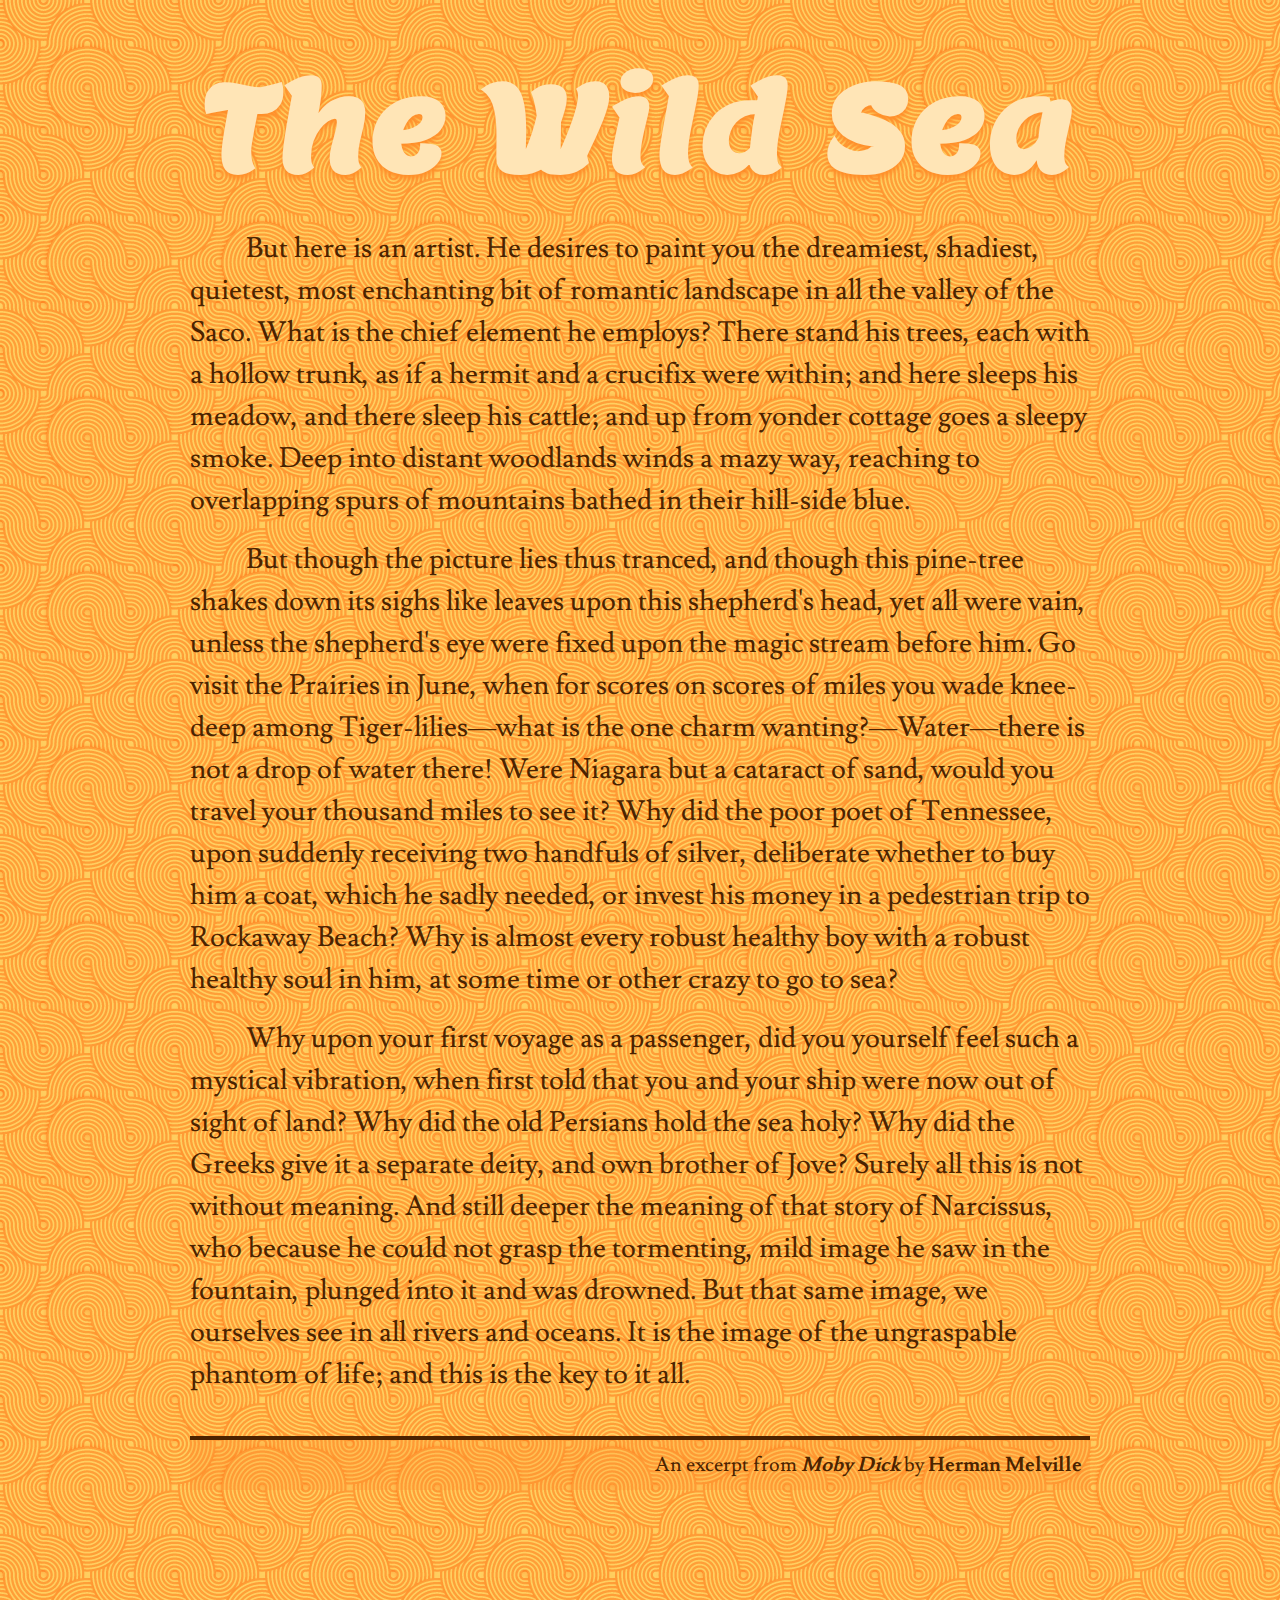
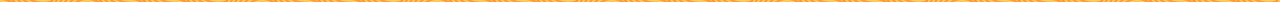
<file: wild-sea/index.html>
<!doctype html>
<html>
<head>
<meta charset="UTF-8">
<title>Wild Sea</title>
<link href='http://fonts.googleapis.com/css?family=Lemon|Lusitana:400,700' rel='stylesheet' type='text/css'>
<style>
html {
background-image: url(wild-sea.png);
}
body {
font-size: 62.5%;
max-width: 90em;
margin: 0 auto;
padding: 0 2.5em 10em;
}
h1 {
font-size: 12em;
font-family: Lemon, Georgia, "Times New Roman", Times, serif;
text-align: center;
color: #FFE5B6;
text-shadow: #FF8D29 0px 4px 5px;
margin: 0.4em 0 0.2em;
}
p {
font-size: 2.8em;
font-weight: 400;
line-height: 1.5;
font-family: Lusitana, Georgia, "Times New Roman", Times, serif;
color: #4b2300;
margin: 0 0 0.6em;
}
article p {
text-indent: 2em;
}
.credit {
border-top: 0.2em solid #4b2300;
text-align: right;
font-size: 2em;
margin-top:2em;
}
.credit a {
padding: 0.5em 0.4em;
display: block;
text-decoration: none;
color: #4b2300;
background-color: rgba(255, 142, 43, 0.25);
}
.credit a:hover,
.credit a:focus {
background-color: rgba(255, 142, 43, 0.75);
}
</style>
</head>

<body>
<h1>The Wild Sea</h1>
<article>
	<p>But here is an artist. He desires to paint you the dreamiest, shadiest, quietest, most enchanting bit of romantic landscape in all the valley of the Saco. What is the chief element he employs? There stand his trees, each with a hollow trunk, as if a hermit and a crucifix were within; and here sleeps his meadow, and there sleep his cattle; and up from yonder cottage goes a sleepy smoke. Deep into distant woodlands winds a mazy way, reaching to overlapping spurs of mountains bathed in their hill-side blue.</p>
	<p>But though the picture lies thus tranced, and though this pine-tree shakes down its sighs like leaves upon this shepherd's head, yet all were vain, unless the shepherd's eye were fixed upon the magic stream before him. Go visit the Prairies in June, when for scores on scores of miles you wade knee-deep among Tiger-lilies—what is the one charm wanting?—Water—there is not a drop of water there! Were Niagara but a cataract of sand, would you travel your thousand miles to see it? Why did the poor poet of Tennessee, upon suddenly receiving two handfuls of silver, deliberate whether to buy him a coat, which he sadly needed, or invest his money in a pedestrian trip to Rockaway Beach? Why is almost every robust healthy boy with a robust healthy soul in him, at some time or other crazy to go to sea? </p>
	<p>Why upon your first voyage as a passenger, did you yourself feel such a mystical vibration, when first told that you and your ship were now out of sight of land? Why did the old Persians hold the sea holy? Why did the Greeks give it a separate deity, and own brother of Jove? Surely all this is not without meaning. And still deeper the meaning of that story of Narcissus, who because he could not grasp the tormenting, mild image he saw in the fountain, plunged into it and was drowned. But that same image, we ourselves see in all rivers and oceans. It is the image of the ungraspable phantom of life; and this is the key to it all.</p>
</article>
<p class="credit"><a href="http://www.penguin.co.uk/UKExtract/1,,NjkyNDcwJTNBMCUzQU1vYnklMkREaWNr,00.html">An excerpt from <em><strong>Moby Dick</strong></em> by <strong>Herman Melville</strong></a></p>
</body>
</html>
</file>
<file: journal-entry/style.css>
/* Minimal CSS Reset */
html {
  box-sizing: border-box;
  font-size: 16px;
}

*, *:before, *:after {
  box-sizing: inherit;
}

body, h1, h2, h3, h4, h5, h6, p, ol, ul {
  margin: 0;
  padding: 0;
  font-weight: normal;
}

ol, ul {
  list-style: none;
}

img {
  max-width: 100%;
  height: auto;
}

/* The Styles */

body,
code {
    font-family: 'Indie Flower', cursive;
}

body {
    background-color: #FFF9E7;
}

article {
    background-color: #ffffcc;
    position: relative;
    max-width: 720px;
    margin: 64px auto;
    border-radius: 4px;
    box-shadow: 0 0 8px rgba(0,0,0,0.2), inset 0 0 300px rgba(255, 255, 125, 0.7);
    padding-bottom: 32px;
}

article:before {
    position: absolute;
    left: 82px;
    top: 0;
    bottom: 0;
    content: "";
    width: 2px;
    display: block;
    height: 100%;
    background: #ffcccc;
    border-radius: 4px;
}

article:after {
    position: absolute;
    left: 90px;
    top: 0;
    bottom: 0;
    content: "";
    width: 2px;
    display: block;
    height: 100%;
    background: #ffcccc;
}

.extra-pages:before,
.extra-pages:after {
    content: "";
    background: #ffffcc;
    box-shadow: 0 0 8px rgba(0,0,0,0.2), inset 0 0 300px rgba(222,198,122,0.7);
    height: 50%;
    width: 90%;
    position: absolute;
    z-index: -2;
    transition: .5s;
}

.extra-pages:before {
    left: -5px;
    top: 2px;
    transform: rotate(-1.5deg);
}

.extra-pages:after {
    right: -3px;
    top: 0px;
    transform: rotate(2.4deg);
}

.extra-pages:hover:before {
  transform: rotate(0deg);
  border: solid rgba(111,99,61,0.4);
  border-width: 0 0 0 1px;
  left: -6px;
  top: -6px;
}

.extra-pages:hover:after {
  transform: rotate(0deg);
  border: solid rgba(111,99,61,0.4);
  border-width: 0 0 0 1px;
  right: 3px;
  top: -3px;
}

header {
    padding-left: 104px;
}

header h1 {
    font-size: 48px;
    font-weight: 700;
    line-height: 1;
    padding: 16px 0;
}

section {
    background-image: repeating-linear-gradient(#cce0ff, #cce0ff 2px, transparent 2px, transparent 2rem);
    background-attachment: local;
    background-size: 32px 32px;

    padding-left: 104px;
    font-size: 18px;
    line-height: 1.8;
    padding-top: 6px;
}

section p {
    max-width: 528px;
    margin-bottom: 16px;
}

h2 {
        font-size: 36px;
    margin-bottom: 13px;
}

code {
    background-color: yellow;
}

.doodles :nth-child(1) {
  position: absolute;
  left: -8px;
  top: 96px;
  width: 100px;
  height: 100px;
}

.doodles :nth-child(2) {
  position: absolute;
  right: 16px;
  top: 45%;
  width: 128px;
  height: 128px;
}
</file>
